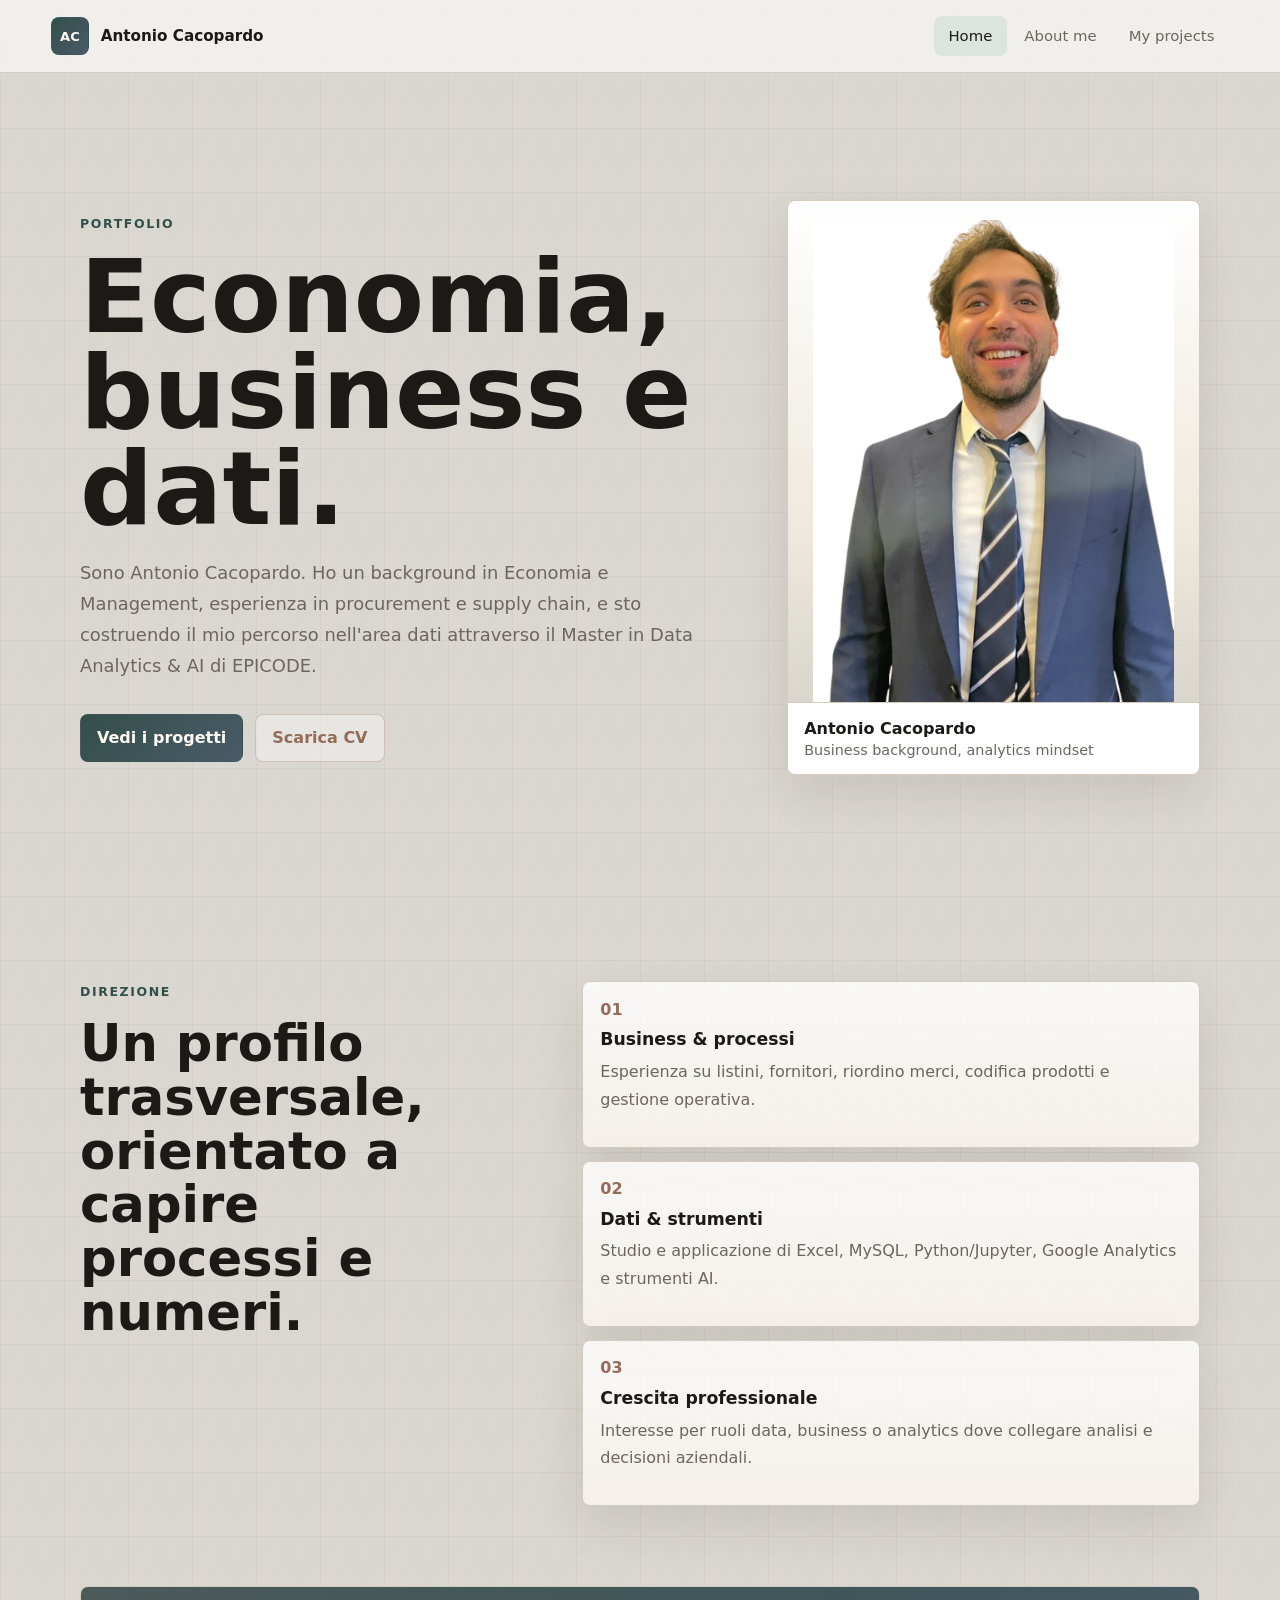
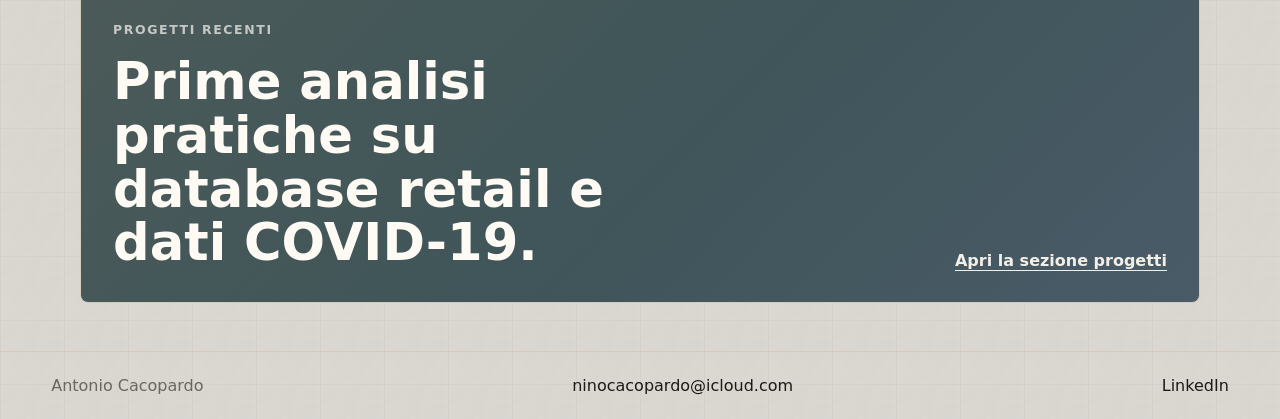
<file: index.html>
﻿<!doctype html>
<html lang="it">
  <head>
    <meta charset="utf-8" />
    <meta name="viewport" content="width=device-width, initial-scale=1" />
    <title>Antonio Cacopardo | Portfolio</title>
    <meta
      name="description"
      content="Portfolio di Antonio Cacopardo: economia, procurement, supply chain e percorso in Data Analytics & AI."
    />
    <link rel="stylesheet" href="styles.css?v=21" />
  </head>
  <body data-page="home">
    <header class="site-header">
      <a class="brand" href="index.html" aria-label="Antonio Cacopardo homepage">
        <span>AC</span>
        <strong>Antonio Cacopardo</strong>
      </a>
      <button class="nav-toggle" type="button" aria-label="Apri menu" aria-expanded="false">
        <span></span>
        <span></span>
      </button>
      <nav class="site-nav" aria-label="Navigazione principale">
        <a href="index.html" data-route="home">Home</a>
        <a href="about.html" data-route="about">About me</a>
        <a href="projects.html" data-route="projects">My projects</a>
      </nav>
    </header>

    <main>
      <section class="hero">
        <div class="hero-copy reveal">
          <p class="eyebrow">Portfolio</p>
          <h1>Economia, business e dati.</h1>
          <p>
            Sono Antonio Cacopardo. Ho un background in Economia e Management, esperienza in procurement e
            supply chain, e sto costruendo il mio percorso nell'area dati attraverso il Master in Data
            Analytics & AI di EPICODE.
          </p>
          <div class="hero-actions">
            <a class="button primary" href="projects.html">Vedi i progetti</a>
            <a class="button secondary" href="files/CV-Antonio-Cacopardo.pdf">Scarica CV</a>
          </div>
        </div>

        <figure class="portrait-card reveal">
          <img src="assets/antonio-cacopardo.png" alt="Ritratto professionale di Antonio Cacopardo" />
          <figcaption>
            <strong>Antonio Cacopardo</strong>
            <span>Business background, analytics mindset</span>
          </figcaption>
        </figure>
      </section>

      <section class="section compact-grid">
        <article class="summary reveal">
          <p class="eyebrow">Direzione</p>
          <h2>Un profilo trasversale, orientato a capire processi e numeri.</h2>
        </article>
        <div class="focus-list">
          <article class="focus-item reveal">
            <span>01</span>
            <h3>Business & processi</h3>
            <p>Esperienza su listini, fornitori, riordino merci, codifica prodotti e gestione operativa.</p>
          </article>
          <article class="focus-item reveal">
            <span>02</span>
            <h3>Dati & strumenti</h3>
            <p>Studio e applicazione di Excel, MySQL, Python/Jupyter, Google Analytics e strumenti AI.</p>
          </article>
          <article class="focus-item reveal">
            <span>03</span>
            <h3>Crescita professionale</h3>
            <p>Interesse per ruoli data, business o analytics dove collegare analisi e decisioni aziendali.</p>
          </article>
        </div>
      </section>

      <section class="section highlight-band reveal">
        <div>
          <p class="eyebrow">Progetti recenti</p>
          <h2>Prime analisi pratiche su database retail e dati COVID-19.</h2>
        </div>
        <a class="text-link" href="projects.html">Apri la sezione progetti</a>
      </section>
    </main>

    <footer class="site-footer">
      <span>Antonio Cacopardo</span>
      <a href="mailto:ninocacopardo@icloud.com">ninocacopardo@icloud.com</a>
      <a href="https://www.linkedin.com/in/antonio-cacopardo-572542261" target="_blank" rel="noopener noreferrer">LinkedIn</a>
    </footer>

    <script src="script.js"></script>
  </body>
</html>
</file>
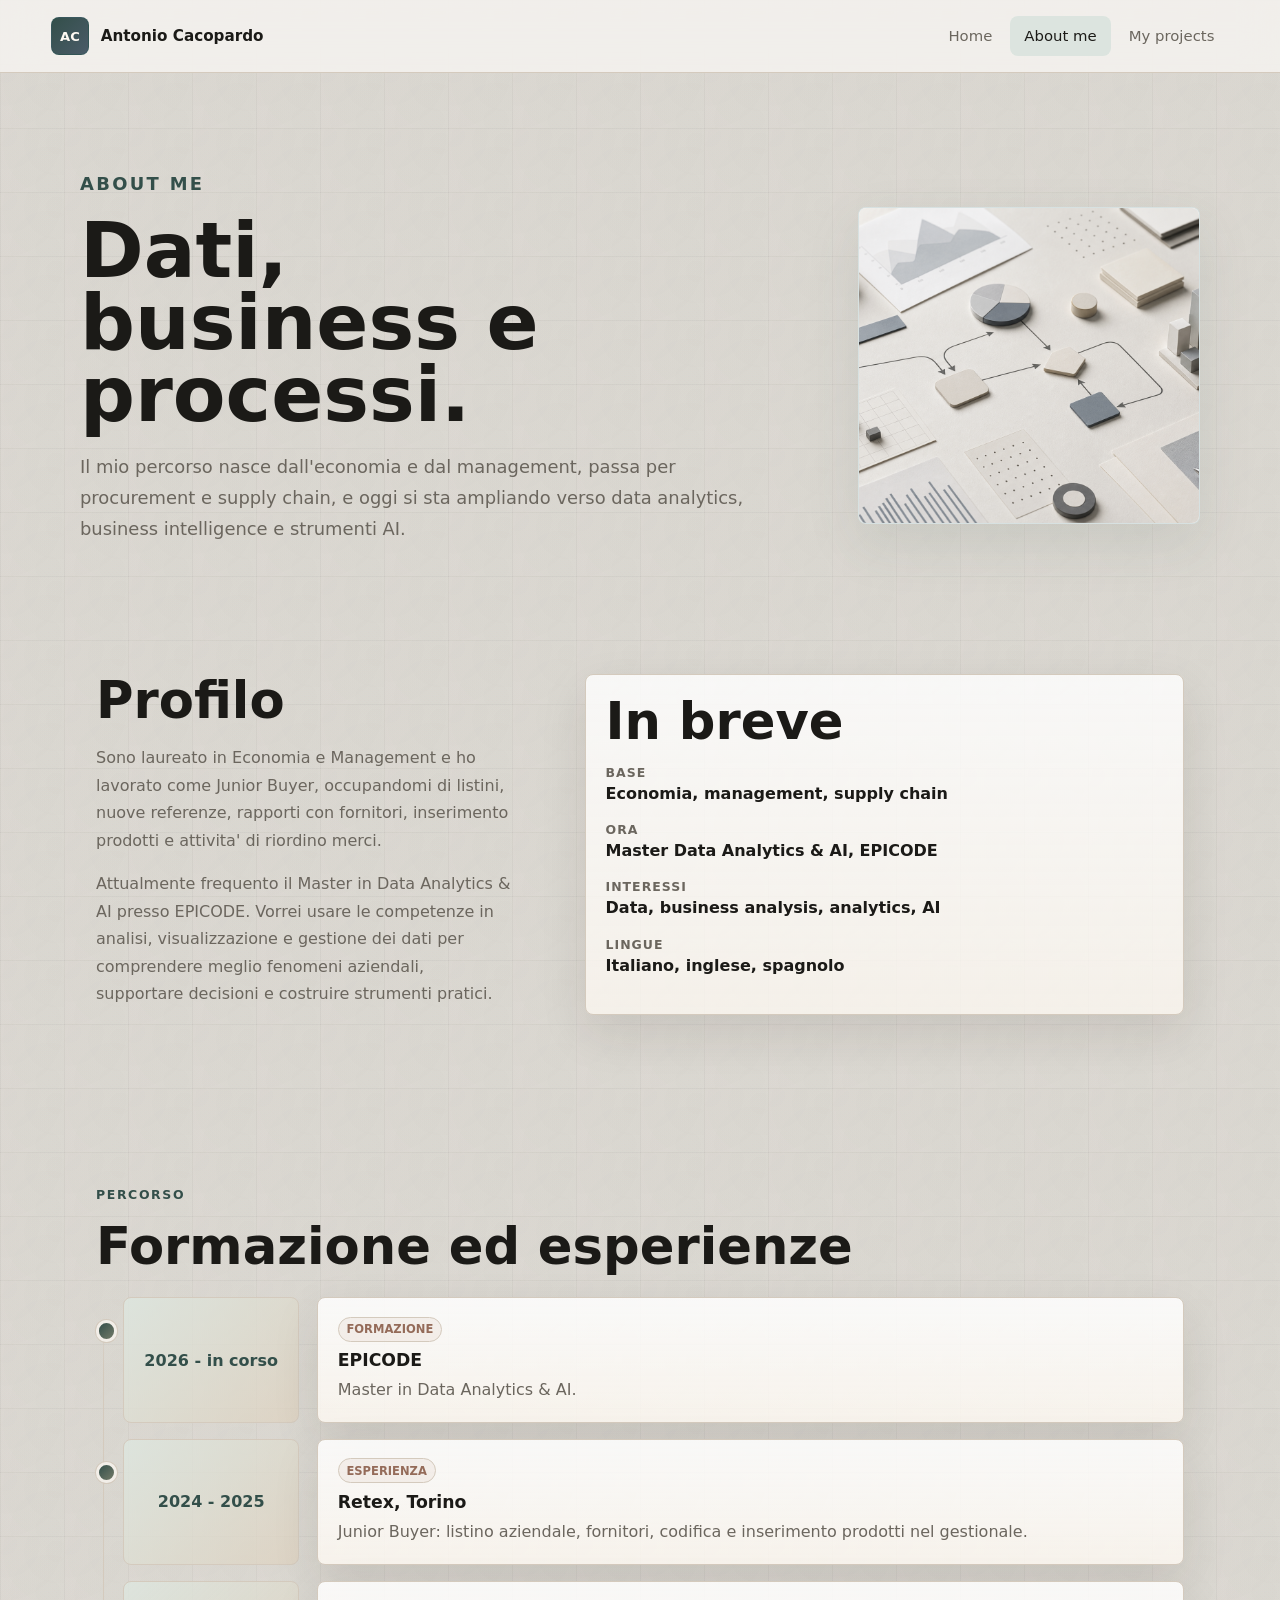
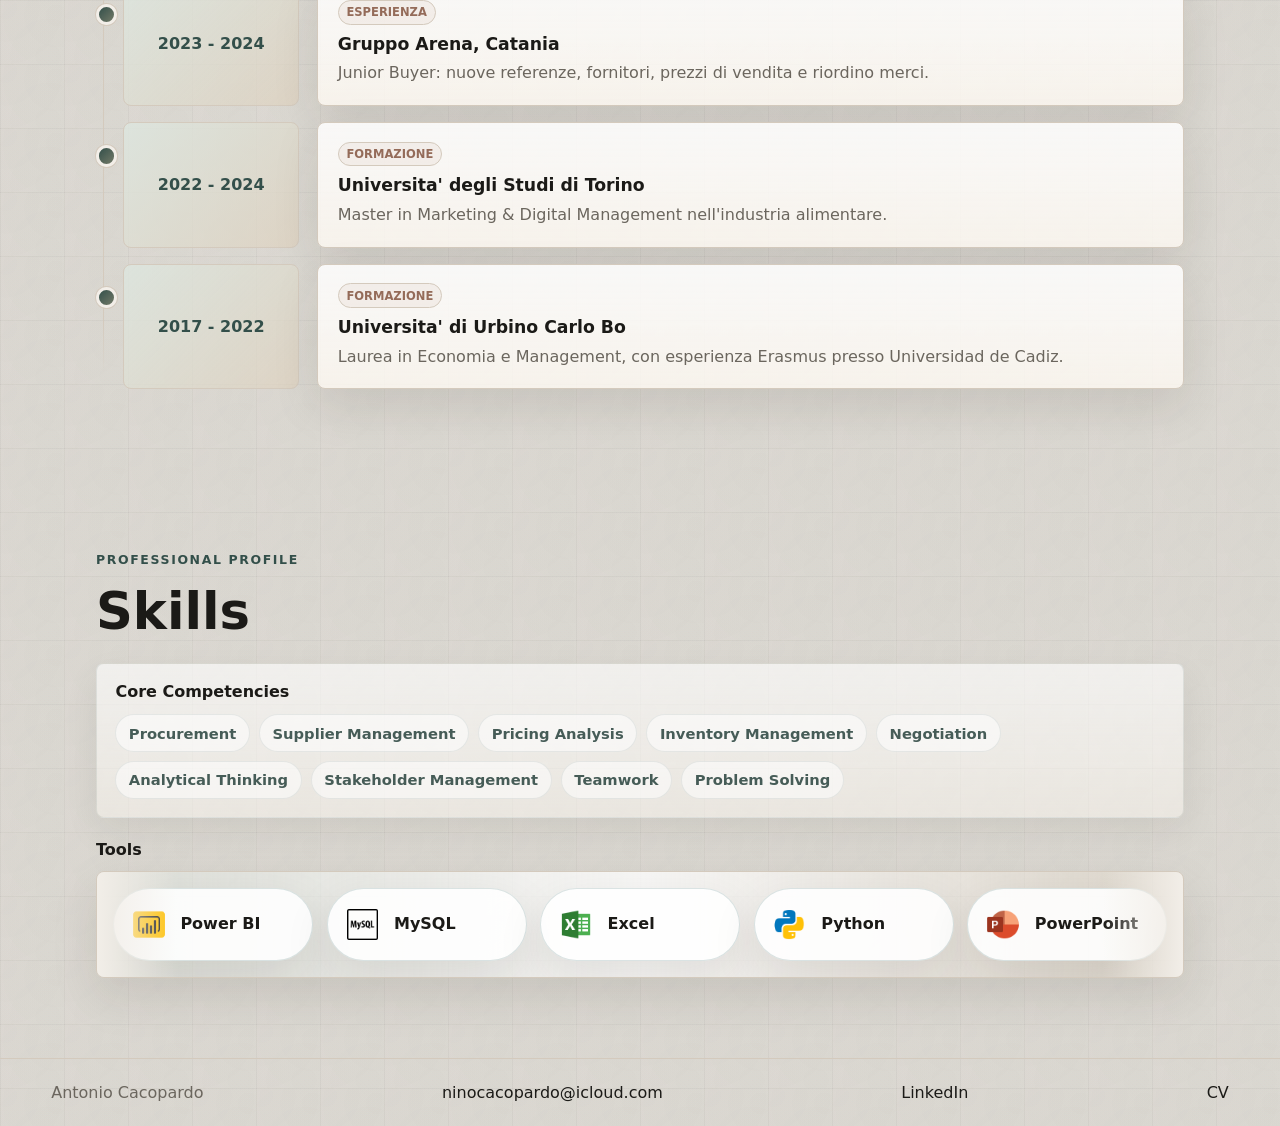
<file: about.html>
﻿<!doctype html>
<html lang="it">
  <head>
    <meta charset="utf-8" />
    <meta name="viewport" content="width=device-width, initial-scale=1" />
    <title>About me | Antonio Cacopardo</title>
    <meta name="description" content="Profilo personale e professionale di Antonio Cacopardo." />
    <link rel="stylesheet" href="styles.css?v=21" />
  </head>
  <body data-page="about">
    <header class="site-header">
      <a class="brand" href="index.html" aria-label="Antonio Cacopardo homepage">
        <span>AC</span>
        <strong>Antonio Cacopardo</strong>
      </a>
      <button class="nav-toggle" type="button" aria-label="Apri menu" aria-expanded="false">
        <span></span>
        <span></span>
      </button>
      <nav class="site-nav" aria-label="Navigazione principale">
        <a href="index.html" data-route="home">Home</a>
        <a href="about.html" data-route="about">About me</a>
        <a href="projects.html" data-route="projects">My projects</a>
      </nav>
    </header>

    <main class="page-main">
      <section class="about-intro intro-with-visual reveal">
        <div class="intro-copy">
          <p class="eyebrow">About me</p>
          <h1>Dati, business e processi.</h1>
          <p>
            Il mio percorso nasce dall'economia e dal management, passa per procurement e supply chain, e oggi
            si sta ampliando verso data analytics, business intelligence e strumenti AI.
          </p>
        </div>
        <figure class="section-visual">
          <img src="assets/about-section-visual.png" alt="Composizione astratta su processi, dati e percorso professionale" />
        </figure>
      </section>

      <section class="section two-columns">
        <div class="text-block reveal">
          <h2>Profilo</h2>
          <p>
            Sono laureato in Economia e Management e ho lavorato come Junior Buyer, occupandomi di listini,
            nuove referenze, rapporti con fornitori, inserimento prodotti e attivita' di riordino merci.
          </p>
          <p>
            Attualmente frequento il Master in Data Analytics & AI presso EPICODE. Vorrei usare le competenze
            in analisi, visualizzazione e gestione dei dati per comprendere meglio fenomeni aziendali,
            supportare decisioni e costruire strumenti pratici.
          </p>
        </div>

        <aside class="info-panel reveal">
          <h2>In breve</h2>
          <dl>
            <div>
              <dt>Base</dt>
              <dd>Economia, management, supply chain</dd>
            </div>
            <div>
              <dt>Ora</dt>
              <dd>Master Data Analytics & AI, EPICODE</dd>
            </div>
            <div>
              <dt>Interessi</dt>
              <dd>Data, business analysis, analytics, AI</dd>
            </div>
            <div>
              <dt>Lingue</dt>
              <dd>Italiano, inglese, spagnolo</dd>
            </div>
          </dl>
        </aside>
      </section>

      <section class="section">
        <div class="section-heading reveal">
          <p class="eyebrow">Percorso</p>
          <h2>Formazione ed esperienze</h2>
        </div>
        <div class="timeline">
          <article class="timeline-item reveal">
            <div class="timeline-date">2026 - in corso</div>
            <div class="timeline-content">
              <span>Formazione</span>
              <h3>EPICODE</h3>
              <p>Master in Data Analytics & AI.</p>
            </div>
          </article>
          <article class="timeline-item reveal">
            <div class="timeline-date">2024 - 2025</div>
            <div class="timeline-content">
              <span>Esperienza</span>
              <h3>Retex, Torino</h3>
              <p>Junior Buyer: listino aziendale, fornitori, codifica e inserimento prodotti nel gestionale.</p>
            </div>
          </article>
          <article class="timeline-item reveal">
            <div class="timeline-date">2023 - 2024</div>
            <div class="timeline-content">
              <span>Esperienza</span>
              <h3>Gruppo Arena, Catania</h3>
              <p>Junior Buyer: nuove referenze, fornitori, prezzi di vendita e riordino merci.</p>
            </div>
          </article>
          <article class="timeline-item reveal">
            <div class="timeline-date">2022 - 2024</div>
            <div class="timeline-content">
              <span>Formazione</span>
              <h3>Universita' degli Studi di Torino</h3>
              <p>Master in Marketing & Digital Management nell'industria alimentare.</p>
            </div>
          </article>
          <article class="timeline-item reveal">
            <div class="timeline-date">2017 - 2022</div>
            <div class="timeline-content">
              <span>Formazione</span>
              <h3>Universita' di Urbino Carlo Bo</h3>
              <p>Laurea in Economia e Management, con esperienza Erasmus presso Universidad de Cadiz.</p>
            </div>
          </article>
        </div>
      </section>

      <section class="section">
        <div class="section-heading reveal">
          <p class="eyebrow">Professional profile</p>
          <h2>Skills</h2>
        </div>
        <div class="competencies reveal" aria-label="Professional competencies">
          <h3>Core Competencies</h3>
          <div class="competency-tags">
            <span>Procurement</span>
            <span>Supplier Management</span>
            <span>Pricing Analysis</span>
            <span>Inventory Management</span>
            <span>Negotiation</span>
            <span>Analytical Thinking</span>
            <span>Stakeholder Management</span>
            <span>Teamwork</span>
            <span>Problem Solving</span>
          </div>
        </div>
        <div class="tools-heading reveal">
          <h3>Tools</h3>
        </div>
        <div class="skills-marquee reveal" aria-label="Tool che sto utilizzando">
          <div class="skills-track">
            <div class="skills-group">
              <article class="skill-card">
                <img src="assets/icon-power-bi.png" alt="" aria-hidden="true" />
                <span>Power BI</span>
              </article>
              <article class="skill-card">
                <img src="assets/icon-mysql.png" alt="" aria-hidden="true" />
                <span>MySQL</span>
              </article>
              <article class="skill-card">
                <img src="assets/icon-excel.png" alt="" aria-hidden="true" />
                <span>Excel</span>
              </article>
              <article class="skill-card">
                <img src="assets/icon-python.png" alt="" aria-hidden="true" />
                <span>Python</span>
              </article>
              <article class="skill-card">
                <img src="assets/icon-powerpoint.png" alt="" aria-hidden="true" />
                <span>PowerPoint</span>
              </article>
              <article class="skill-card">
                <img src="assets/icon-word.png" alt="" aria-hidden="true" />
                <span>Word</span>
              </article>
              <article class="skill-card">
                <img src="assets/icon-canva.png" alt="" aria-hidden="true" />
                <span>Canva</span>
              </article>
              <article class="skill-card">
                <img src="assets/icon-claude.png" alt="" aria-hidden="true" />
                <span>Claude AI</span>
              </article>
              <article class="skill-card">
                <img src="assets/icon-jupyter.png" alt="" aria-hidden="true" />
                <span>Jupyter</span>
              </article>
              <article class="skill-card">
                <img src="assets/icon-google-analytics.png" alt="" aria-hidden="true" />
                <span>Google Analytics</span>
              </article>
              <article class="skill-card">
                <img src="assets/icon-looker-studio.png" alt="" aria-hidden="true" />
                <span>Looker Studio</span>
              </article>
              <article class="skill-card">
                <img src="assets/icon-chatgpt.png" alt="" aria-hidden="true" />
                <span>ChatGPT</span>
              </article>
            </div>
            <div class="skills-group" aria-hidden="true">
              <article class="skill-card">
                <img src="assets/icon-power-bi.png" alt="" />
                <span>Power BI</span>
              </article>
              <article class="skill-card">
                <img src="assets/icon-mysql.png" alt="" />
                <span>MySQL</span>
              </article>
              <article class="skill-card">
                <img src="assets/icon-excel.png" alt="" />
                <span>Excel</span>
              </article>
              <article class="skill-card">
                <img src="assets/icon-python.png" alt="" />
                <span>Python</span>
              </article>
              <article class="skill-card">
                <img src="assets/icon-powerpoint.png" alt="" />
                <span>PowerPoint</span>
              </article>
              <article class="skill-card">
                <img src="assets/icon-word.png" alt="" />
                <span>Word</span>
              </article>
              <article class="skill-card">
                <img src="assets/icon-canva.png" alt="" />
                <span>Canva</span>
              </article>
              <article class="skill-card">
                <img src="assets/icon-claude.png" alt="" />
                <span>Claude AI</span>
              </article>
              <article class="skill-card">
                <img src="assets/icon-jupyter.png" alt="" />
                <span>Jupyter</span>
              </article>
              <article class="skill-card">
                <img src="assets/icon-google-analytics.png" alt="" />
                <span>Google Analytics</span>
              </article>
              <article class="skill-card">
                <img src="assets/icon-looker-studio.png" alt="" />
                <span>Looker Studio</span>
              </article>
              <article class="skill-card">
                <img src="assets/icon-chatgpt.png" alt="" />
                <span>ChatGPT</span>
              </article>
            </div>
          </div>
        </div>
      </section>
    </main>

    <footer class="site-footer">
      <span>Antonio Cacopardo</span>
      <a href="mailto:ninocacopardo@icloud.com">ninocacopardo@icloud.com</a>
      <a href="https://www.linkedin.com/in/antonio-cacopardo-572542261" target="_blank" rel="noopener noreferrer">LinkedIn</a>
      <a href="files/CV-Antonio-Cacopardo.pdf">CV</a>
    </footer>

    <script src="script.js"></script>
  </body>
</html>
</file>
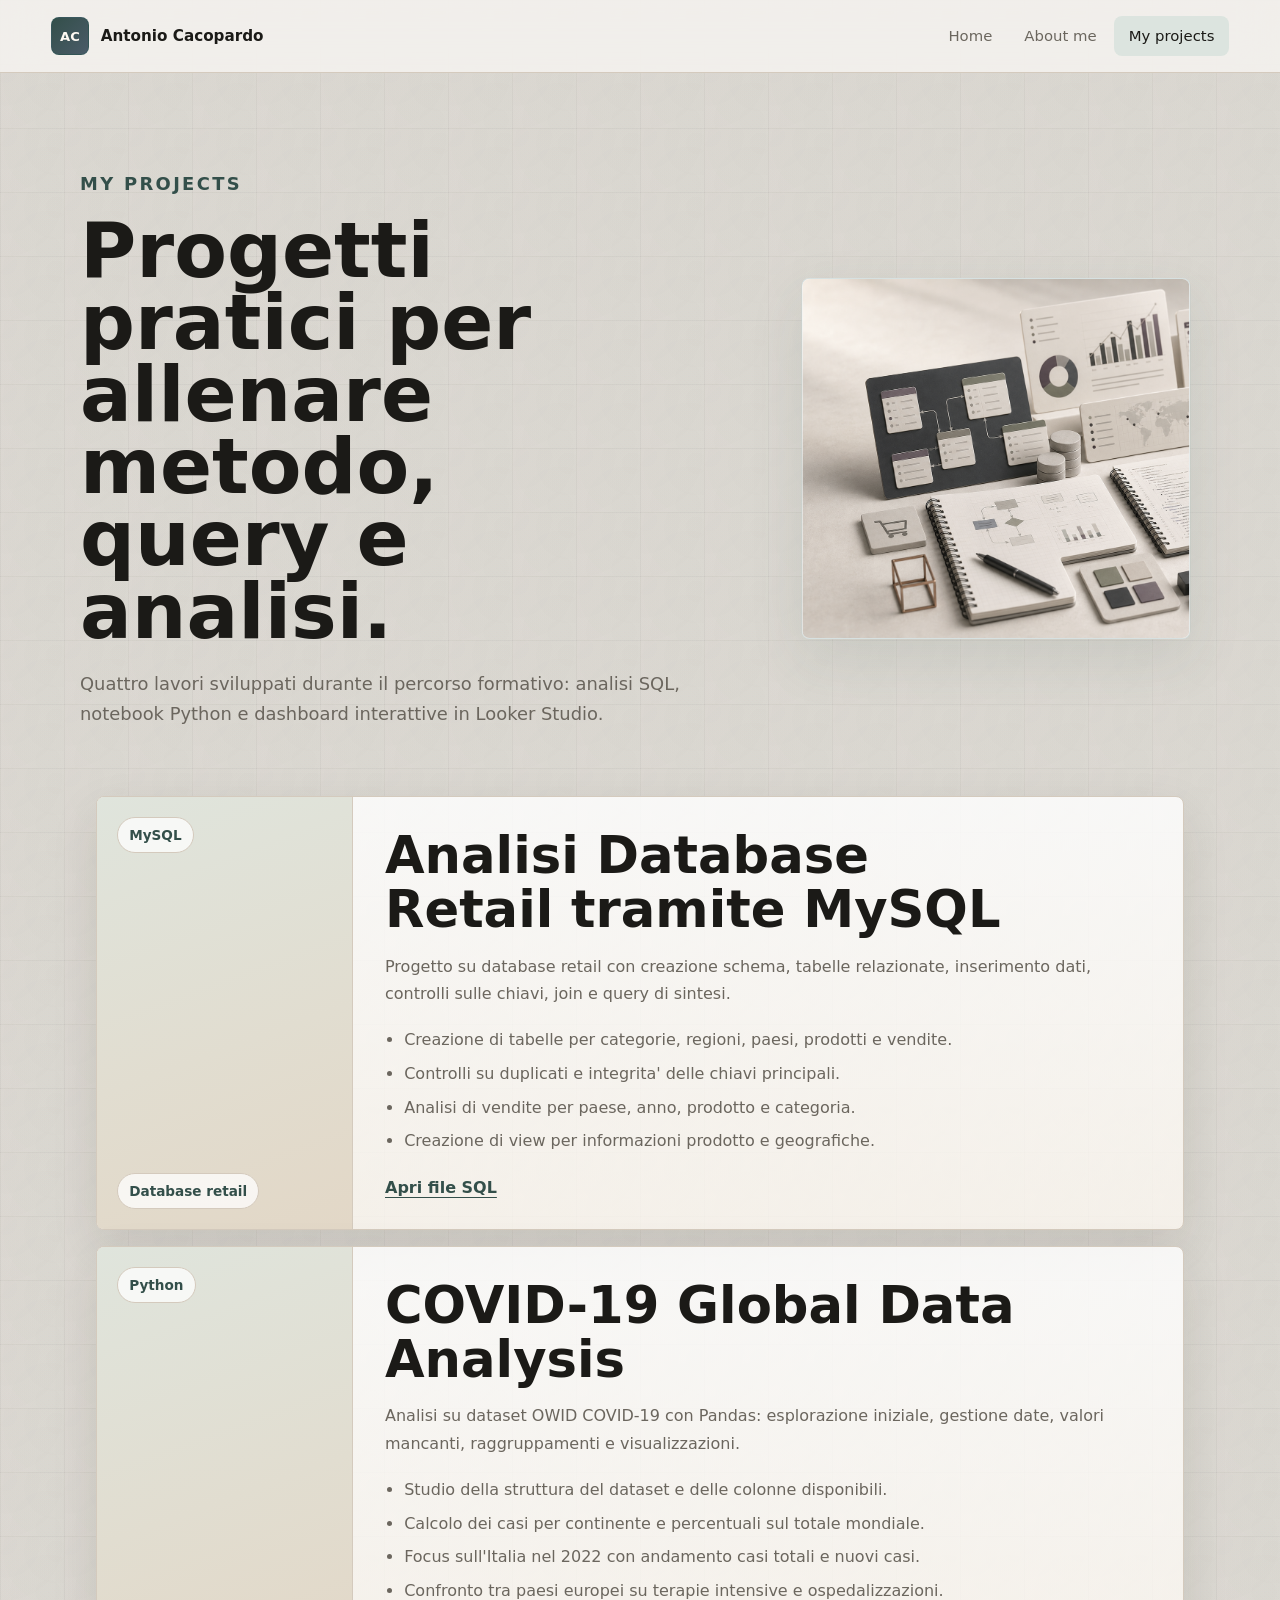
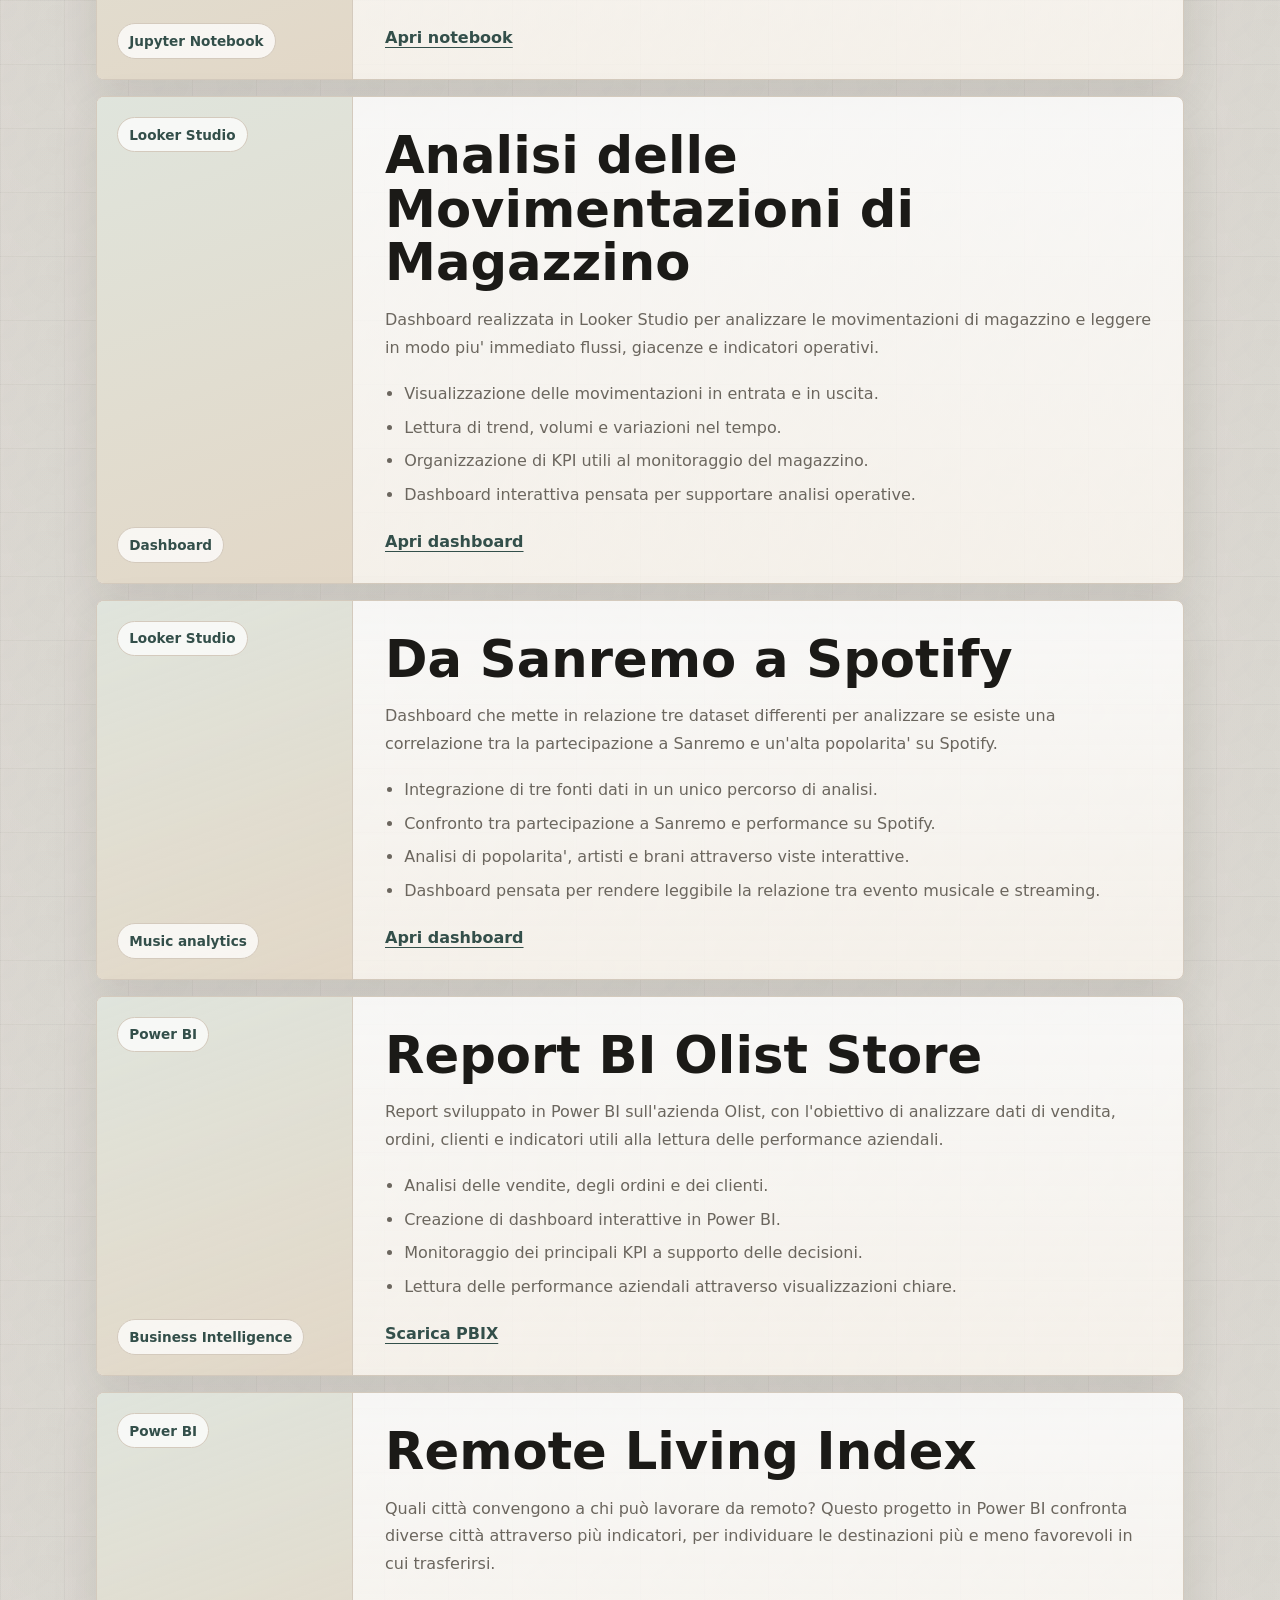
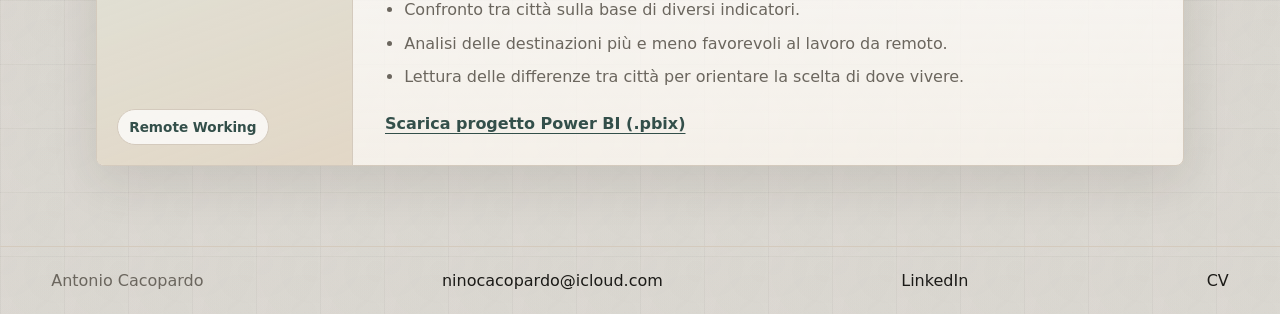
<file: projects.html>
﻿<!doctype html>
<html lang="it">
  <head>
    <meta charset="utf-8" />
    <meta name="viewport" content="width=device-width, initial-scale=1" />
    <title>My projects | Antonio Cacopardo</title>
    <meta name="description" content="Progetti di Antonio Cacopardo su MySQL e analisi dati con Python." />
    <link rel="stylesheet" href="styles.css?v=21" />
  </head>
  <body data-page="projects">
    <header class="site-header">
      <a class="brand" href="index.html" aria-label="Antonio Cacopardo homepage">
        <span>AC</span>
        <strong>Antonio Cacopardo</strong>
      </a>
      <button class="nav-toggle" type="button" aria-label="Apri menu" aria-expanded="false">
        <span></span>
        <span></span>
      </button>
      <nav class="site-nav" aria-label="Navigazione principale">
        <a href="index.html" data-route="home">Home</a>
        <a href="about.html" data-route="about">About me</a>
        <a href="projects.html" data-route="projects">My projects</a>
      </nav>
    </header>

    <main class="page-main">
      <section class="page-hero project-intro intro-with-visual reveal">
        <div class="intro-copy">
          <p class="eyebrow">My projects</p>
          <h1>Progetti pratici per allenare metodo, query e analisi.</h1>
          <p>
            Quattro lavori sviluppati durante il percorso formativo: analisi SQL, notebook Python e dashboard
            interattive in Looker Studio.
          </p>
        </div>
        <figure class="section-visual">
          <img src="assets/projects-section-visual.png" alt="Composizione astratta con dashboard, codice e analisi dati" />
        </figure>
      </section>

      <section class="project-list">
        <article class="project-card reveal">
          <div class="project-meta">
            <span>MySQL</span>
            <span>Database retail</span>
          </div>
          <div class="project-content">
            <h2>Analisi Database Retail tramite MySQL</h2>
            <p>
              Progetto su database retail con creazione schema, tabelle relazionate, inserimento dati,
              controlli sulle chiavi, join e query di sintesi.
            </p>
            <ul>
              <li>Creazione di tabelle per categorie, regioni, paesi, prodotti e vendite.</li>
              <li>Controlli su duplicati e integrita' delle chiavi principali.</li>
              <li>Analisi di vendite per paese, anno, prodotto e categoria.</li>
              <li>Creazione di view per informazioni prodotto e geografiche.</li>
            </ul>
            <a class="text-link" href="files/analisi-database-retail-mysql.sql">Apri file SQL</a>
          </div>
        </article>

        <article class="project-card reveal">
          <div class="project-meta">
            <span>Python</span>
            <span>Jupyter Notebook</span>
          </div>
          <div class="project-content">
            <h2>COVID-19 Global Data Analysis</h2>
            <p>
              Analisi su dataset OWID COVID-19 con Pandas: esplorazione iniziale, gestione date, valori
              mancanti, raggruppamenti e visualizzazioni.
            </p>
            <ul>
              <li>Studio della struttura del dataset e delle colonne disponibili.</li>
              <li>Calcolo dei casi per continente e percentuali sul totale mondiale.</li>
              <li>Focus sull'Italia nel 2022 con andamento casi totali e nuovi casi.</li>
              <li>Confronto tra paesi europei su terapie intensive e ospedalizzazioni.</li>
            </ul>
            <a class="text-link" href="files/covid-19-global-data-analysis.ipynb">Apri notebook</a>
          </div>
        </article>

        <article class="project-card reveal">
          <div class="project-meta">
            <span>Looker Studio</span>
            <span>Dashboard</span>
          </div>
          <div class="project-content">
            <h2>Analisi delle Movimentazioni di Magazzino</h2>
            <p>
              Dashboard realizzata in Looker Studio per analizzare le movimentazioni di magazzino e
              leggere in modo piu' immediato flussi, giacenze e indicatori operativi.
            </p>
            <ul>
              <li>Visualizzazione delle movimentazioni in entrata e in uscita.</li>
              <li>Lettura di trend, volumi e variazioni nel tempo.</li>
              <li>Organizzazione di KPI utili al monitoraggio del magazzino.</li>
              <li>Dashboard interattiva pensata per supportare analisi operative.</li>
            </ul>
            <a
              class="text-link"
              href="https://datastudio.google.com/s/lHZBVFO4xbE"
              target="_blank"
              rel="noopener noreferrer"
            >Apri dashboard</a>
          </div>
        </article>

        <article class="project-card reveal">
          <div class="project-meta">
            <span>Looker Studio</span>
            <span>Music analytics</span>
          </div>
          <div class="project-content">
            <h2>Da Sanremo a Spotify</h2>
            <p>
              Dashboard che mette in relazione tre dataset differenti per analizzare se esiste una
              correlazione tra la partecipazione a Sanremo e un'alta popolarita' su Spotify.
            </p>
            <ul>
              <li>Integrazione di tre fonti dati in un unico percorso di analisi.</li>
              <li>Confronto tra partecipazione a Sanremo e performance su Spotify.</li>
              <li>Analisi di popolarita', artisti e brani attraverso viste interattive.</li>
              <li>Dashboard pensata per rendere leggibile la relazione tra evento musicale e streaming.</li>
            </ul>
            <a
              class="text-link"
              href="https://datastudio.google.com/s/rOGKgJXG3GQ"
              target="_blank"
              rel="noopener noreferrer"
            >Apri dashboard</a>
          </div>
        </article>
       <article class="project-card reveal">
  <div class="project-meta">
    <span>Power BI</span>
    <span>Business Intelligence</span>
  </div>

  <div class="project-content">
    <h2>Report BI Olist Store</h2>

    <p>
      Report sviluppato in Power BI sull'azienda Olist, con l'obiettivo di
      analizzare dati di vendita, ordini, clienti e indicatori utili alla lettura
      delle performance aziendali.
    </p>

    <ul>
      <li>Analisi delle vendite, degli ordini e dei clienti.</li>
      <li>Creazione di dashboard interattive in Power BI.</li>
      <li>Monitoraggio dei principali KPI a supporto delle decisioni.</li>
      <li>Lettura delle performance aziendali attraverso visualizzazioni chiare.</li>
    </ul>

    <a
      class="text-link"
      href="files/report-bi-olist-store.pbix.pbix"
      download
    >Scarica PBIX</a>
  </div>
</article>
        <article class="project-card reveal">
  <div class="project-meta">
    <span>Power BI</span>
    <span>Remote Working</span>
  </div>

  <div class="project-content">
    <h2>Remote Living Index</h2>

    <p>
      Quali città convengono a chi può lavorare da remoto?
      Questo progetto in Power BI confronta diverse città attraverso
      più indicatori, per individuare le destinazioni più e meno
      favorevoli in cui trasferirsi.
    </p>

    <ul>
      <li>Confronto tra città sulla base di diversi indicatori.</li>
      <li>Analisi delle destinazioni più e meno favorevoli al lavoro da remoto.</li>
      <li>Lettura delle differenze tra città per orientare la scelta di dove vivere.</li>
    </ul>

    <a
      class="text-link"
      href="files/Remote_Living_Index.pbix"
      download
    >Scarica progetto Power BI (.pbix)</a>
  </div>
</article>
      </section>
    </main>

    <footer class="site-footer">
      <span>Antonio Cacopardo</span>
      <a href="mailto:ninocacopardo@icloud.com">ninocacopardo@icloud.com</a>
      <a href="https://www.linkedin.com/in/antonio-cacopardo-572542261" target="_blank" rel="noopener noreferrer">LinkedIn</a>
      <a href="files/CV-Antonio-Cacopardo.pdf">CV</a>
    </footer>

    <script src="script.js"></script>
  </body>
</html>
</file>
<file: styles.css>
:root {
  color-scheme: light;
  --bg: #f2eee8;
  --surface: #ffffff;
  --surface-soft: #e7e0d4;
  --ink: #1b1a17;
  --muted: #6b665e;
  --line: #d4cabd;
  --accent: #334f4a;
  --accent-soft: #dce4df;
  --copper: #946b59;
  --olive: #737a68;
  --mauve: #7f747a;
  --slate: #4a5b68;
  --sand: #dccbb5;
  --shadow: 0 18px 48px rgba(35, 29, 22, 0.1);
  font-family:
    Inter, ui-sans-serif, system-ui, -apple-system, BlinkMacSystemFont, "Segoe UI", sans-serif;
}

* {
  box-sizing: border-box;
}

html {
  scroll-behavior: smooth;
}

body {
  min-height: 100vh;
  margin: 0;
  background:
    radial-gradient(circle at 9% 12%, rgba(148, 107, 89, 0.065), transparent 24rem),
    radial-gradient(circle at 88% 24%, rgba(51, 79, 74, 0.07), transparent 24rem),
    radial-gradient(circle at 75% 88%, rgba(74, 91, 104, 0.055), transparent 22rem),
    linear-gradient(90deg, rgba(23, 23, 23, 0.035) 1px, transparent 1px),
    linear-gradient(rgba(23, 23, 23, 0.035) 1px, transparent 1px),
    var(--bg);
  background-size: 64px 64px;
  color: var(--ink);
}

a {
  color: inherit;
  text-decoration: none;
}

img {
  max-width: 100%;
  display: block;
}

.site-header {
  position: sticky;
  top: 0;
  z-index: 20;
  display: flex;
  align-items: center;
  justify-content: space-between;
  gap: 1rem;
  padding: 1rem clamp(1rem, 4vw, 4rem);
  background: rgba(245, 243, 239, 0.86);
  border-bottom: 1px solid var(--line);
  backdrop-filter: blur(18px);
}

.brand {
  display: inline-flex;
  align-items: center;
  gap: 0.75rem;
  min-width: 0;
}

.brand span {
  display: grid;
  width: 2.35rem;
  aspect-ratio: 1;
  place-items: center;
  border: 1px solid rgba(36, 90, 88, 0.34);
  border-radius: 8px;
  background: linear-gradient(135deg, var(--accent), var(--slate));
  color: #fffaf3;
  font-size: 0.82rem;
  font-weight: 800;
}

.brand strong {
  font-size: 0.95rem;
  white-space: nowrap;
}

.site-nav {
  display: flex;
  align-items: center;
  gap: 0.2rem;
}

.site-nav a {
  padding: 0.7rem 0.9rem;
  border-radius: 8px;
  color: var(--muted);
  font-size: 0.93rem;
  transition:
    background 160ms ease,
    color 160ms ease;
}

.site-nav a:hover,
.site-nav a.active {
  background: var(--accent-soft);
  color: var(--ink);
}

.nav-toggle {
  display: none;
  width: 2.65rem;
  aspect-ratio: 1;
  border: 1px solid var(--line);
  border-radius: 8px;
  background: var(--surface);
}

.nav-toggle span {
  display: block;
  width: 1.1rem;
  height: 2px;
  margin: 0.28rem auto;
  background: var(--ink);
}

.hero,
.section,
.page-main,
.project-list {
  width: min(1120px, calc(100% - 2rem));
  margin: 0 auto;
}

.hero {
  min-height: calc(100vh - 4.5rem);
  display: grid;
  grid-template-columns: minmax(0, 1.08fr) minmax(19rem, 0.72fr);
  gap: clamp(2rem, 7vw, 5.5rem);
  align-items: center;
  padding: clamp(3rem, 8vw, 6rem) 0;
}

.hero-copy {
  max-width: 48rem;
}

.eyebrow {
  margin: 0 0 0.9rem;
  color: var(--accent);
  font-size: 0.78rem;
  font-weight: 800;
  letter-spacing: 0.13em;
  text-transform: uppercase;
}

h1,
h2,
h3,
p {
  margin-top: 0;
}

h1 {
  max-width: 11ch;
  margin-bottom: 1.3rem;
  font-size: clamp(3.6rem, 8vw, 7rem);
  line-height: 0.94;
  letter-spacing: 0;
}

h2 {
  margin-bottom: 1rem;
  font-size: clamp(2rem, 4vw, 3.8rem);
  line-height: 1.05;
  letter-spacing: 0;
}

h3 {
  margin-bottom: 0.55rem;
  font-size: 1.08rem;
}

p {
  color: var(--muted);
  line-height: 1.72;
}

.hero-copy p:not(.eyebrow),
.page-hero p {
  max-width: 46rem;
  font-size: 1.12rem;
}

.hero-actions {
  display: flex;
  flex-wrap: wrap;
  gap: 0.75rem;
  margin-top: 2rem;
}

.button {
  display: inline-flex;
  min-height: 3rem;
  align-items: center;
  justify-content: center;
  padding: 0.82rem 1rem;
  border: 1px solid var(--ink);
  border-radius: 8px;
  font-weight: 760;
}

.button.primary {
  border-color: transparent;
  background: linear-gradient(135deg, var(--accent), var(--slate));
  color: #fffaf3;
}

.button.secondary {
  border-color: rgba(159, 114, 95, 0.32);
  background: rgba(255, 255, 255, 0.38);
  color: var(--copper);
}

.portrait-card {
  margin: 0;
  border: 1px solid var(--line);
  border-radius: 8px;
  background: linear-gradient(180deg, var(--surface), #efe8dc 58%, rgba(120, 128, 106, 0.1));
  box-shadow: var(--shadow);
  overflow: hidden;
}

.portrait-card img {
  width: 100%;
  aspect-ratio: 0.82;
  object-fit: contain;
  object-position: center bottom;
  padding: 1.2rem 1rem 0;
}

.portrait-card figcaption {
  display: grid;
  gap: 0.25rem;
  padding: 1rem;
  border-top: 1px solid var(--line);
  background: var(--surface);
}

.portrait-card figcaption span {
  color: var(--muted);
  font-size: 0.9rem;
}

.section {
  padding: 5rem 0;
}

.compact-grid,
.two-columns {
  display: grid;
  grid-template-columns: 0.82fr 1.18fr;
  gap: clamp(2rem, 6vw, 4.5rem);
  align-items: start;
}

.summary h2 {
  position: sticky;
  top: 6rem;
}

.focus-list {
  display: grid;
  gap: 0.8rem;
}

.focus-item,
.info-panel,
.project-card {
  border: 1px solid var(--line);
  border-radius: 8px;
  background: linear-gradient(180deg, rgba(255, 255, 255, 0.82), rgba(255, 250, 243, 0.72));
  box-shadow: var(--shadow);
}

.focus-item {
  padding: 1.1rem;
}

.focus-item span {
  display: inline-block;
  margin-bottom: 0.65rem;
  color: var(--copper);
  font-weight: 800;
}

.highlight-band {
  display: flex;
  align-items: end;
  justify-content: space-between;
  gap: 2rem;
  margin-bottom: 3rem;
  padding: clamp(1.3rem, 4vw, 2rem);
  border: 1px solid var(--line);
  border-radius: 8px;
  background:
    linear-gradient(135deg, rgba(140, 120, 129, 0.28), transparent 54%),
    linear-gradient(135deg, var(--accent), var(--slate));
  color: #fffaf3;
}

.highlight-band p,
.highlight-band .eyebrow {
  color: rgba(245, 243, 239, 0.72);
}

.highlight-band h2 {
  max-width: 14ch;
  margin-bottom: 0;
  font-size: clamp(1.8rem, 4vw, 3.3rem);
}

.text-link {
  display: inline-flex;
  width: fit-content;
  align-items: center;
  gap: 0.5rem;
  color: var(--accent);
  font-weight: 800;
  text-decoration: underline;
  text-underline-offset: 0.28rem;
}

.highlight-band .text-link {
  color: var(--bg);
}

.page-main {
  padding-top: 3rem;
}

.page-hero {
  padding: 3rem 0 2rem;
}

.page-hero h1 {
  max-width: 13ch;
  font-size: clamp(3rem, 6.5vw, 5.8rem);
}

.about-intro {
  width: 100%;
  margin: 0 auto 0 0;
  padding: 3rem 0 2rem;
  text-align: left;
}

.intro-with-visual {
  display: grid;
  grid-template-columns: minmax(0, 1fr) minmax(17rem, 0.48fr);
  gap: clamp(1.5rem, 5vw, 4rem);
  align-items: center;
}

.project-intro {
  grid-template-columns: minmax(0, 1fr) minmax(21rem, 0.56fr);
  gap: clamp(1.1rem, 3vw, 2.2rem);
}

.intro-copy {
  min-width: 0;
}

.about-intro h1,
.project-intro h1 {
  max-width: 11ch;
  margin-right: auto;
  margin-left: 0;
  text-align: left;
  font-size: clamp(3rem, 6vw, 5.4rem);
}

.about-intro p,
.project-intro p {
  max-width: 42rem;
  margin-right: auto;
  margin-left: 0;
  text-align: left;
  font-size: 1.12rem;
}

.section-visual {
  margin: 0;
  overflow: hidden;
  border: 1px solid rgba(36, 90, 88, 0.18);
  border-radius: 8px;
  background: var(--surface);
  box-shadow: 0 20px 55px rgba(63, 89, 82, 0.11);
}

.section-visual img {
  width: 100%;
  aspect-ratio: 1.08;
  object-fit: cover;
  filter: saturate(0.82) contrast(0.98);
}

.project-intro .section-visual {
  transform: translateX(-0.6rem);
}

.text-block p {
  max-width: 44rem;
}

.info-panel {
  padding: 1.25rem;
}

dl {
  margin: 0;
}

dt {
  color: var(--muted);
  font-size: 0.78rem;
  font-weight: 800;
  letter-spacing: 0.08em;
  text-transform: uppercase;
}

dd {
  margin: 0.25rem 0 1.2rem;
  font-weight: 720;
}

.section-heading {
  max-width: 48rem;
  margin-bottom: 1.5rem;
}

.competencies {
  margin-bottom: 1rem;
  padding: 1.15rem;
  border: 1px solid rgba(51, 79, 74, 0.1);
  border-radius: 8px;
  background: linear-gradient(180deg, rgba(255, 255, 255, 0.62), rgba(255, 250, 243, 0.44));
  box-shadow: 0 14px 36px rgba(35, 29, 22, 0.065);
}

.competencies h3 {
  margin-bottom: 0.8rem;
  color: var(--ink);
  font-size: 1rem;
}

.competency-tags {
  display: flex;
  flex-wrap: wrap;
  gap: 0.58rem;
}

.competency-tags span {
  display: inline-flex;
  align-items: center;
  min-height: 2.35rem;
  padding: 0.58rem 0.78rem;
  border: 1px solid rgba(51, 79, 74, 0.095);
  border-radius: 999px;
  background: rgba(255, 255, 255, 0.54);
  color: #465c57;
  font-size: 0.92rem;
  font-weight: 720;
}

.tools-heading {
  margin: 1.35rem 0 0.75rem;
}

.tools-heading h3 {
  margin-bottom: 0;
  font-size: 1rem;
  color: var(--ink);
}

.timeline {
  position: relative;
  display: grid;
  gap: 1rem;
  padding-left: 1.7rem;
}

.timeline::before {
  position: absolute;
  top: 0.9rem;
  bottom: 0.9rem;
  left: 0.46rem;
  width: 1px;
  content: "";
  background: linear-gradient(to bottom, transparent, var(--line) 8%, var(--line) 92%, transparent);
}

.timeline-item {
  position: relative;
  display: grid;
  grid-template-columns: 11rem minmax(0, 1fr);
  gap: 1.1rem;
  align-items: stretch;
}

.timeline-item::before {
  position: absolute;
  top: 1.45rem;
  left: -1.7rem;
  width: 0.95rem;
  aspect-ratio: 1;
  border: 3px solid var(--bg);
  border-radius: 50%;
  background: linear-gradient(135deg, var(--accent), var(--olive));
  box-shadow: 0 0 0 1px var(--line);
  content: "";
}

.timeline-date {
  display: flex;
  min-height: 5.5rem;
  align-items: center;
  justify-content: center;
  padding: 0.9rem;
  border: 1px solid var(--line);
  border-radius: 8px;
  background: linear-gradient(135deg, rgba(221, 230, 223, 0.84), rgba(223, 209, 189, 0.64));
  color: var(--accent);
  font-weight: 850;
}

.timeline-content {
  padding: 1.15rem 1.25rem;
  border: 1px solid var(--line);
  border-radius: 8px;
  background: linear-gradient(180deg, rgba(255, 255, 255, 0.86), rgba(255, 250, 243, 0.78));
  box-shadow: var(--shadow);
}

.timeline-content span {
  display: inline-flex;
  margin-bottom: 0.55rem;
  padding: 0.28rem 0.48rem;
  border: 1px solid var(--line);
  border-radius: 999px;
  background: rgba(159, 114, 95, 0.08);
  color: var(--copper);
  font-size: 0.72rem;
  font-weight: 850;
  text-transform: uppercase;
}

.timeline-content h3 {
  margin-bottom: 0.35rem;
}

.timeline-content p {
  margin-bottom: 0;
}

.skills-marquee {
  position: relative;
  overflow: hidden;
  border: 1px solid var(--line);
  border-radius: 8px;
  background:
    linear-gradient(90deg, rgba(221, 230, 223, 0.4), rgba(255, 255, 255, 0.78), rgba(223, 209, 189, 0.34));
  box-shadow: var(--shadow);
}

.skills-marquee::before,
.skills-marquee::after {
  position: absolute;
  top: 0;
  bottom: 0;
  z-index: 2;
  width: 5rem;
  pointer-events: none;
  content: "";
}

.skills-marquee::before {
  left: 0;
  background: linear-gradient(90deg, var(--bg), transparent);
}

.skills-marquee::after {
  right: 0;
  background: linear-gradient(270deg, var(--bg), transparent);
}

.skills-track {
  display: flex;
  flex-flow: row nowrap;
  align-items: center;
  min-width: max-content;
  width: max-content;
  gap: 0.85rem;
  padding: 1rem;
  white-space: nowrap;
  animation: skills-scroll 46s linear infinite;
}

.skills-marquee:hover .skills-track {
  animation-play-state: paused;
}

.skills-group {
  display: flex;
  flex: 0 0 auto;
  gap: 0.85rem;
}

.skill-card {
  display: flex;
  width: 12.5rem;
  min-height: 4.6rem;
  flex: 0 0 auto;
  align-items: center;
  justify-content: flex-start;
  flex-direction: row;
  gap: 0.8rem;
  padding: 0.95rem 1rem;
  border: 1px solid rgba(36, 90, 88, 0.16);
  border-radius: 999px;
  background: rgba(255, 255, 255, 0.88);
  box-shadow: var(--shadow);
  color: var(--ink);
  font-weight: 700;
}

.skill-card img {
  width: 2.35rem;
  height: 2.35rem;
  flex: 0 0 auto;
  object-fit: contain;
}

.skill-card span {
  display: block;
  line-height: 1;
}

@keyframes skills-scroll {
  from {
    transform: translateX(0);
  }

  to {
    transform: translateX(calc(-50% - 0.425rem));
  }
}

.project-list {
  display: grid;
  gap: 1rem;
  padding: 1rem 0 5rem;
}

.project-card {
  display: grid;
  grid-template-columns: 16rem 1fr;
  min-height: 23rem;
  overflow: hidden;
}

.project-meta {
  display: flex;
  flex-direction: column;
  justify-content: space-between;
  gap: 1rem;
  padding: 1.25rem;
  background:
    linear-gradient(160deg, rgba(221, 230, 223, 0.76), rgba(223, 209, 189, 0.58)),
    var(--surface-soft);
  border-right: 1px solid var(--line);
}

.project-meta span {
  width: fit-content;
  padding: 0.55rem 0.7rem;
  border: 1px solid var(--line);
  border-radius: 999px;
  background: rgba(255, 255, 255, 0.75);
  color: var(--accent);
  font-size: 0.85rem;
  font-weight: 800;
}

.project-content {
  padding: clamp(1.25rem, 4vw, 2rem);
}

.project-content h2 {
  max-width: 18ch;
  font-size: clamp(1.8rem, 4vw, 3.3rem);
}

.project-content ul {
  display: grid;
  gap: 0.55rem;
  padding-left: 1.2rem;
  margin: 1.3rem 0 1.5rem;
  color: var(--muted);
  line-height: 1.55;
}

.site-footer {
  display: flex;
  flex-wrap: wrap;
  justify-content: space-between;
  gap: 1rem;
  padding: 1.5rem clamp(1rem, 4vw, 4rem);
  border-top: 1px solid var(--line);
  color: var(--muted);
}

.site-footer a {
  color: var(--ink);
}

.reveal {
  opacity: 0;
  transform: translateY(14px);
  transition:
    opacity 520ms ease,
    transform 520ms ease;
}

.reveal.visible {
  opacity: 1;
  transform: translateY(0);
}

@media (max-width: 760px) {
  .site-header {
    padding: 0.8rem 1rem;
  }

  .brand strong {
    display: none;
  }

  .nav-toggle {
    display: block;
  }

  .site-nav {
    position: absolute;
    top: calc(100% + 0.5rem);
    right: 1rem;
    display: none;
    width: min(18rem, calc(100vw - 2rem));
    padding: 0.4rem;
    flex-direction: column;
    align-items: stretch;
    border: 1px solid var(--line);
    border-radius: 8px;
    background: rgba(255, 255, 255, 0.96);
    box-shadow: var(--shadow);
  }

  .site-nav.open {
    display: flex;
  }

  .site-nav a {
    padding: 0.9rem 1rem;
  }

  .hero,
  .intro-with-visual,
  .compact-grid,
  .two-columns,
  .timeline-item,
  .project-card {
    grid-template-columns: 1fr;
  }

  .timeline {
    padding-left: 1.25rem;
  }

  .timeline-item::before {
    left: -1.25rem;
  }

  .timeline-date {
    width: fit-content;
    min-height: auto;
    justify-content: flex-start;
  }

  .hero {
    min-height: auto;
    padding: 2.5rem 0 4rem;
  }

  h1 {
    font-size: clamp(3.1rem, 16vw, 4.4rem);
  }

  .portrait-card {
    max-width: 25rem;
  }

  .section-visual {
    max-width: 30rem;
  }

  .section-visual img {
    aspect-ratio: 1.45;
  }

  .summary h2 {
    position: static;
  }

  .section {
    padding: 3.5rem 0;
  }

  .highlight-band {
    align-items: start;
    flex-direction: column;
  }

  .skills-marquee::before,
  .skills-marquee::after {
    width: 2.3rem;
  }

  .skills-track {
    animation-duration: 32s;
  }

  .skill-card {
    width: 10.5rem;
    min-height: 4.25rem;
  }

  .project-meta {
    flex-direction: row;
    justify-content: flex-start;
    border-right: 0;
    border-bottom: 1px solid var(--line);
  }
}
</file>
